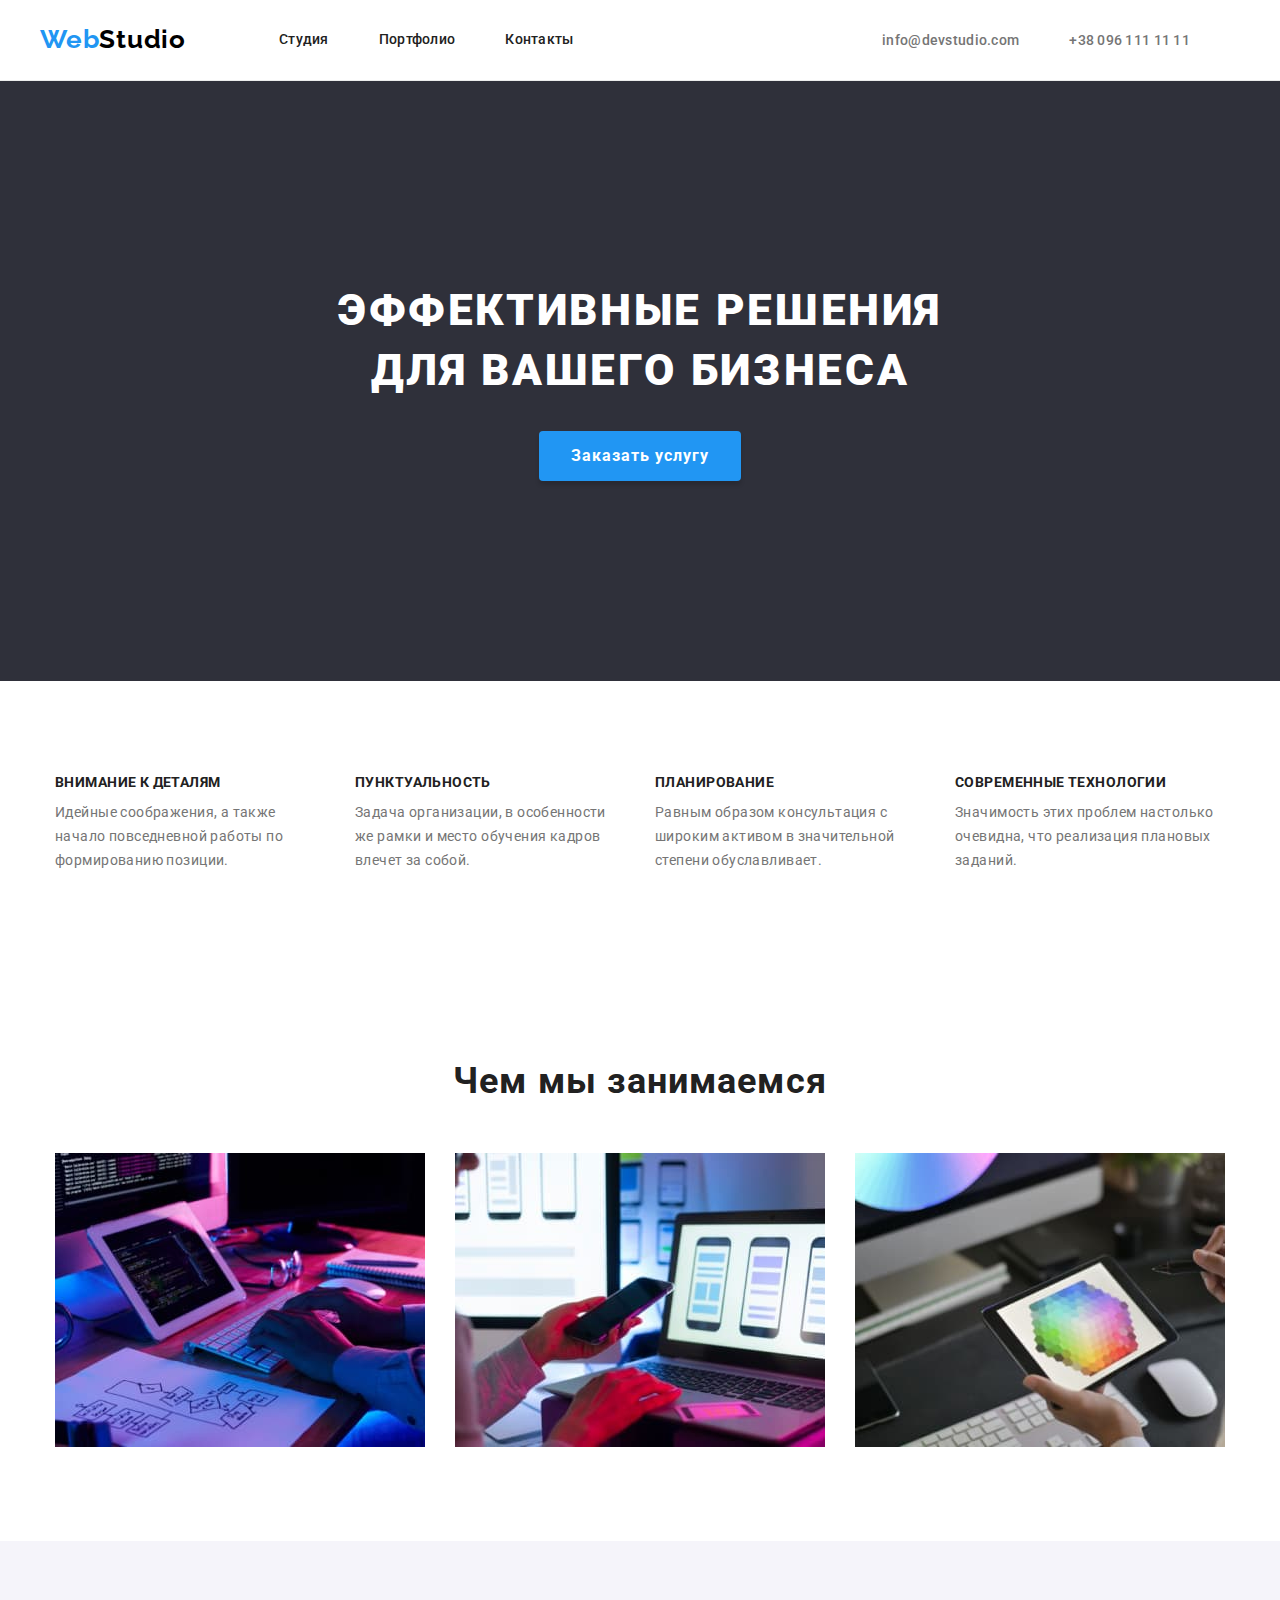
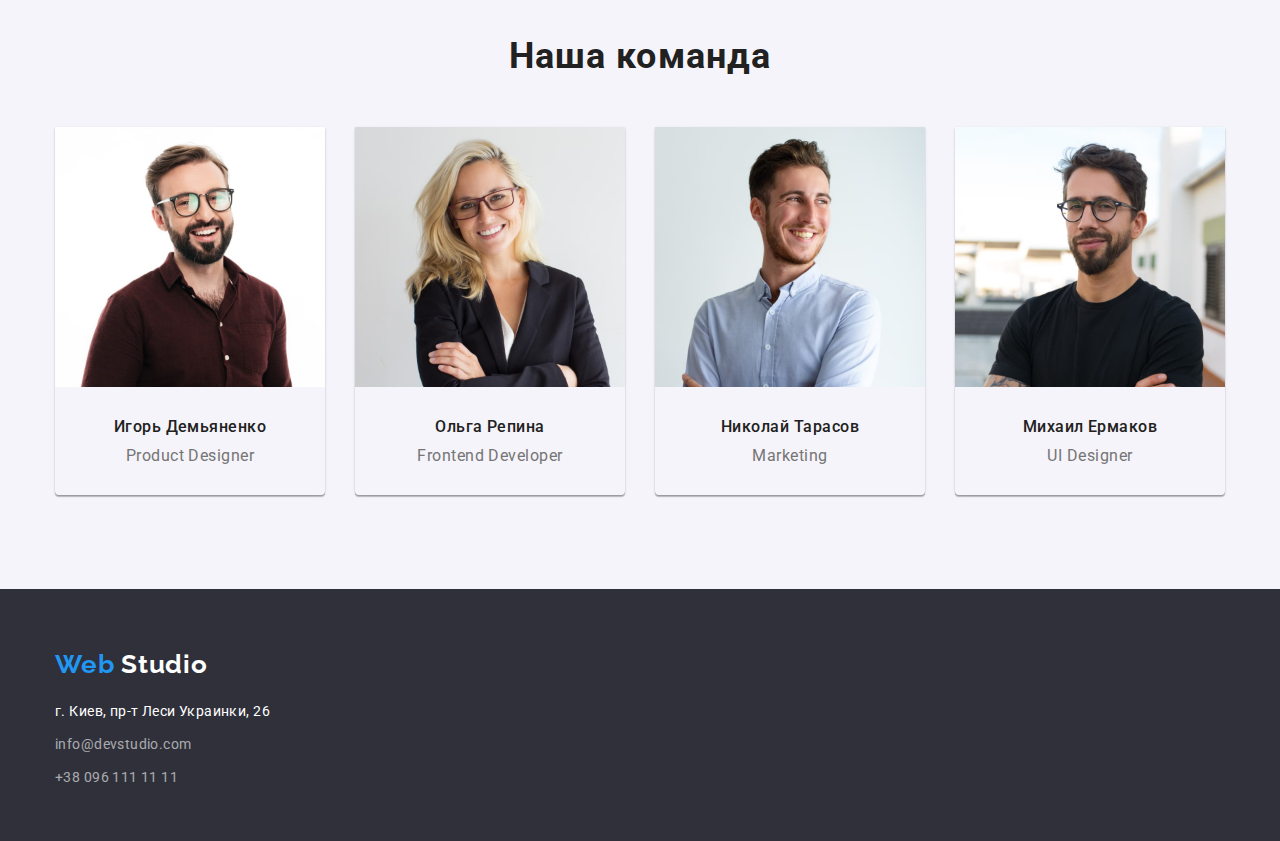
<file: index.html>
<!DOCTYPE html>
<html lang="ru">
<head>
    <meta charset="UTF-8">
    <meta http-equiv="X-UA-Compatible" content="IE=edge">
    <meta name="viewport" content="width=device-width, initial-scale=1.0">
    <title lang="en">WebStudio</title>
    <link rel="preconnect" href="https://fonts.googleapis.com">
    <link rel="preconnect" href="https://fonts.gstatic.com" crossorigin>
    <link
      href="https://fonts.googleapis.com/css2?family=Montserrat:wght@400;500;600&family=Roboto:wght@400;500;700;900&display=swap"
      rel="stylesheet">
      <link rel="preconnect" href="https://fonts.googleapis.com">
      <link rel="preconnect" href="https://fonts.gstatic.com" crossorigin>
      <link
        href="https://fonts.googleapis.com/css2?family=Montserrat:wght@400;500;600&family=Raleway:wght@700&family=Roboto:wght@400;500;700;900&display=swap"
        rel="stylesheet">
        <link rel="stylesheet" href="https://cdn.jsdelivr.net/npm/modern-normalize@1.1.0/modern-normalize.min.css">
    <link rel="stylesheet" href="./css/styles.css">
</head>
<body>
        <!-- шапка -->
        <header class="page-header"> 
          <div class="page-header-container">
          
            <nav class="page-nav">
              <a href="./index.html" class="logo" lang="en">
                <span class="logo-lab">Web</span>Studio</a>
              <ul class="items">
               <li class="menu-items">  
                <a href="./index.html" class="link">Студия</a>
               </li>
                <li class="menu-items">
                 <a href="./portfolio.html" class="link">Портфолио</a> 
                </li>
                <li class="menu-items">
                 <a href="#" class="link">Контакты</a>
                </li>
              </ul>
            </nav>
                                   
            <ul class="items">
                <li>
                  <a href="mailto:info@devstudio.com" class="link-item" lang="en">info@devstudio.com</a>  
                </li>
                <li><a href="tel:+380961111111" class="link-item">+38 096 111 11 11</a></li>
            </ul>
          </div>
             
        </header>
    
    <main>  
        <!-- головна фраза-->
       <section class="main">
        <div class="container">  
         <h1 class="title">Эффективные решения для вашего бизнеса</h1>
         <button type="button" class="button">Заказать услугу</button>
        </div>
        </section>

        <!--переваги-->
        <section class="section">
          <div class="container">
            <ul class="items">
                <li class="list-item">
                 <h3 class="subtitle">Внимание к деталям</h3>
                 <p class="text">Идейные соображения, а также начало повседневной работы по формированию позиции.</p>
                </li>
             

               <li class="list-item">
                 <h3 class="subtitle">Пунктуальность</h3>
                 <p class="text">Задача организации, в особенности же рамки и место обучения кадров влечет за собой.</p>
               </li> 

               <li class="list-item">
                 <h3 class="subtitle">Планирование</h3>
                 <p class="text">Равным образом консультация с широким активом в значительной степени обуславливает.</p>
               </li> 

                <li class="list-item">
                 <h3 class="subtitle">Современные технологии</h3>
                 <p class="text">Значимость этих проблем настолько очевидна, что реализация плановых заданий.</p>
                </li>
            </ul> 
          </div>
            
        </section>
        <!--чим займаэмося-->
        <section class="section">  
          
          <div class="container-work">
           <h2 class="dsr">Чем мы занимаемся</h2> 
           <ul class="items-work">
             <li class="work-list">
              <img src="./images/box1.jpg" alt="робочий процес" max-width=100%, height=auto>
             </li>
             <li class="work-list">
              <img src="./images/box2.jpg" alt="робочий процес" max-width=100%, height=auto>
             </li>
             <li class="work-list">
              <img src="./images/box3.jpg" alt="робочий процес" max-width=100%, height=auto>
             </li>
           </ul>
          </div>
          
        </section>

        <!--персонал-->
        <section class="section staff-container">   
          <div class="container-staff">
            <h2 class="dsr">Наша команда</h2>
             <ul class="items-staff">
                <li class="staff-border-box">
                 <img src="./images/igordemyanenko.jpg" alt="Игорь Демьяненко" width="270" height="260">
                 <div class="staff-box">
                   <h3 class="staff-name">Игорь Демьяненко</h3>
                   <p lang="en" class="staff-position">Product Designer</p>
                 </div>
                </li> 

               <li class="staff-border-box">
                 <img src="./images/olgarepina.jpg" alt="Ольга Репина" width="270" height="260">
                <div class="staff-box">
                 <h3 class="staff-name">Ольга Репина</h3>
                 <p lang="en" class="staff-position">Frontend Developer</p>
                 </div>
               </li>

               <li class="staff-border-box">
                 <img src="./images/nikolaitarasov.jpg" alt="Николай Тарасов" width="270" height="260">
                <div class="staff-box">
                 <h3 class="staff-name">Николай Тарасов</h3>
                 <p lang="en" class="staff-position">Marketing</p>
                 </div>
                </li> 

                <li class="staff-border-box">
                 <img src="./images/mikhailermakov.jpg" alt="Михаил Ермаков" width="270" height="260">
                <div class="staff-box">
                 <h3 class="staff-name">Михаил Ермаков</h3>
                 <p lang="en" class="staff-position">UI Designer</p>
                 </div>
                </li>
             </ul> 
          </div>

        </section>
    </main>
        <!--контактна ынфа-->
    <footer class="footer">
      <div class="footer-logo">
        <a href="./index.html" lang="en" class="logo-footer">
          <span class="logo-lab">Web</span>
          <span class="logo-lab-footer">Studio</span>
        </a>
                       
        <address class="content"> 
           <ul class="items-footer">
             <li class="link-footer">г. Киев, пр-т Леси Украинки, 26</li>
         
             <li class="link-footer">
                <a href="mailto:info@devstudio.com" lang="en" class="link-item-footer">info@devstudio.com</a>
             </li>
                   
             <li class="link-footer">
                <a href="tel:+380961111111" class="link-item-footer">+38 096 111 11 11</a>
             </li>
               
            </ul>        
          </address>
      </div>
     
    </footer>
    
</body>

</html>
</file>
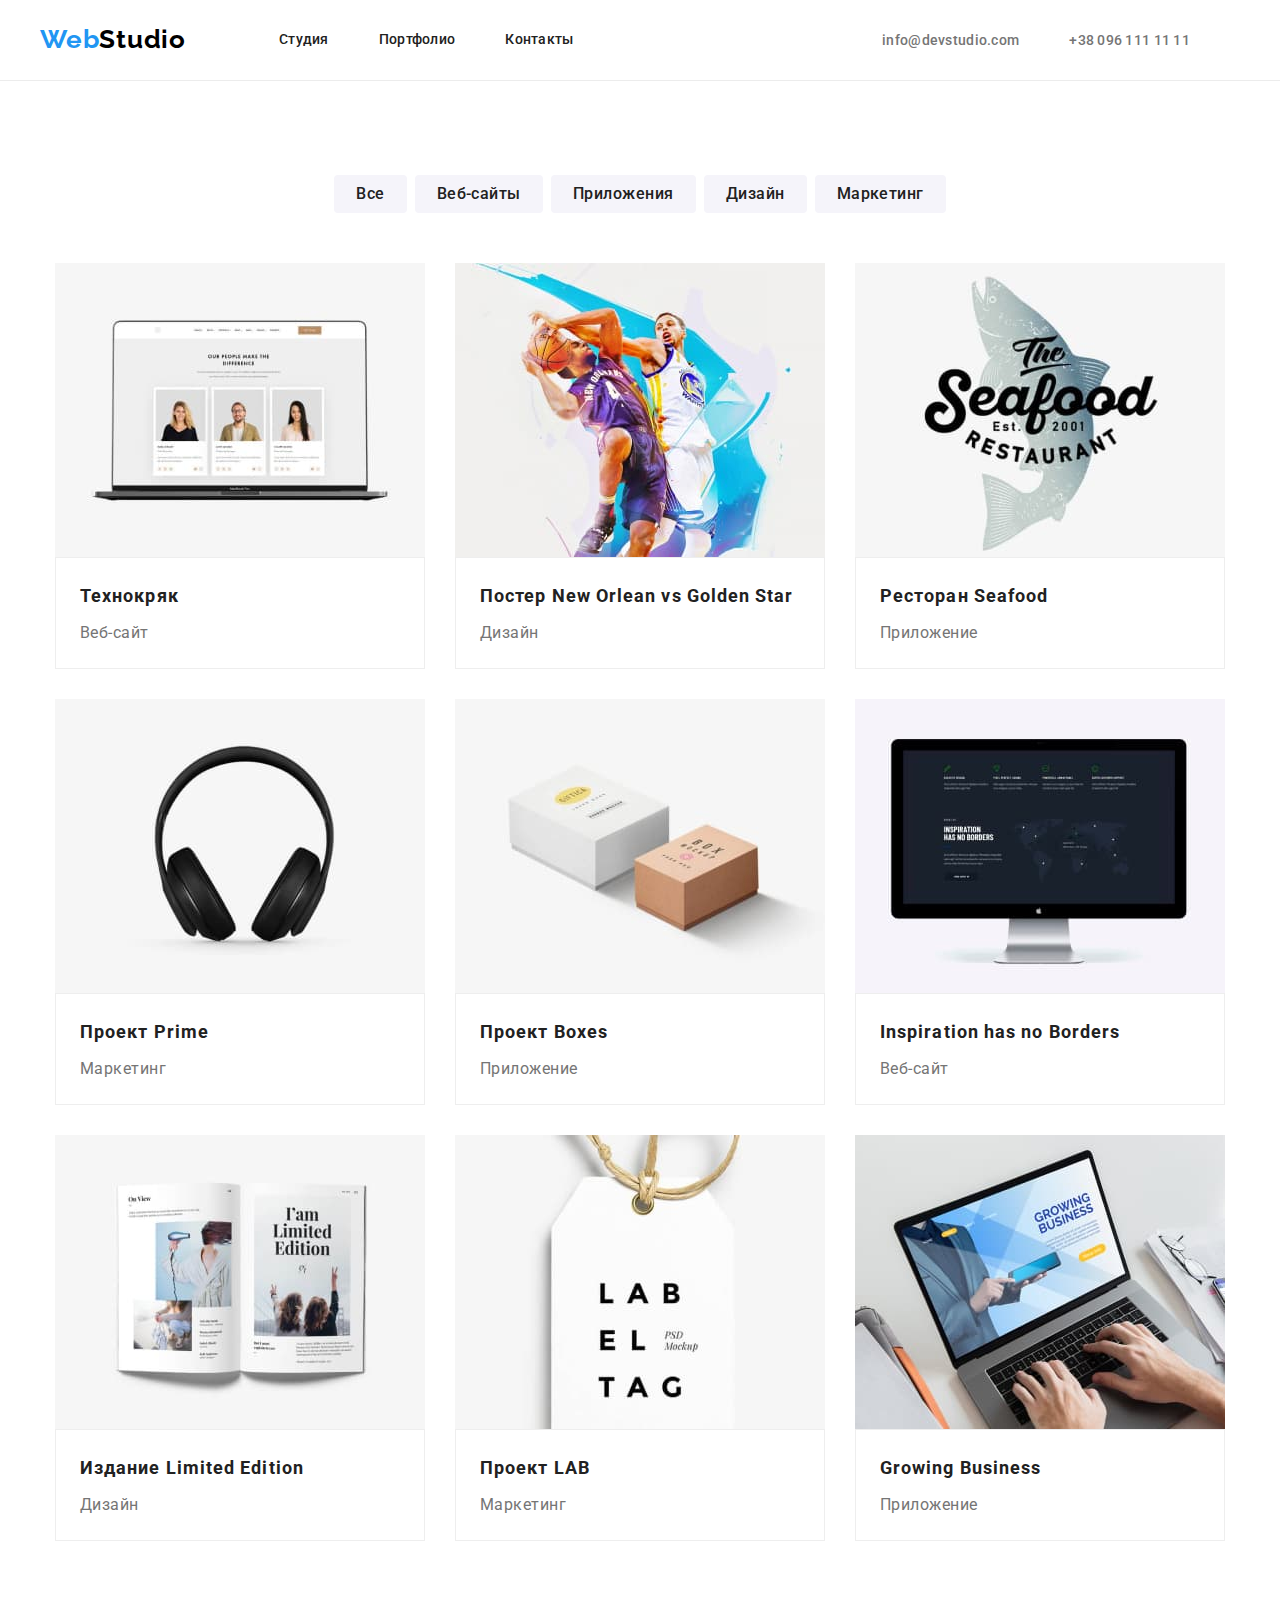
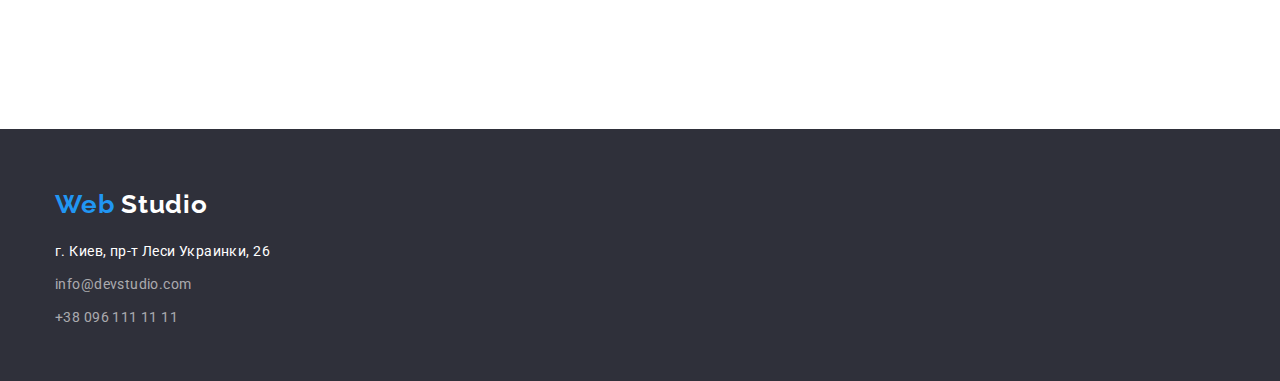
<file: portfolio.html>
<!DOCTYPE html>
<html lang="ru">

<head>
    <meta charset="UTF-8">
    <meta http-equiv="X-UA-Compatible" content="IE=edge">
    <meta name="viewport" content="width=device-width, initial-scale=1.0">
    <title>портфолио</title>
    <link rel="preconnect" href="https://fonts.googleapis.com">
    <link rel="preconnect" href="https://fonts.gstatic.com" crossorigin>
    <link
        href="https://fonts.googleapis.com/css2?family=Montserrat:wght@400;500;600&family=Roboto:wght@400;500;700;900&display=swap"
        rel="stylesheet">
        <link rel="preconnect" href="https://fonts.googleapis.com">
        <link rel="preconnect" href="https://fonts.gstatic.com" crossorigin>
        <link
            href="https://fonts.googleapis.com/css2?family=Montserrat:wght@400;500;600&family=Raleway:wght@700&family=Roboto:wght@400;500;700;900&display=swap"
            rel="stylesheet">
            <link rel="stylesheet" href="https://cdn.jsdelivr.net/npm/modern-normalize@1.1.0/modern-normalize.min.css">
    <link rel="stylesheet" href="./css/styles.css">
</head>

<body>
    <!-- шапка портфолио -->
    <header class="page-header">
        <div class="page-header-container">

            <nav class="page-nav">
              <a href="./portfolio.html" lang="en" class="logo"> <span class="logo-lab">Web</span>Studio</a>
             <ul class="items">
                <li class="menu-items">
                    <a href="./index.html" class="link">Студия</a>
                </li>
                <li class="menu-items">
                    <a href="./portfolio.html" class="link">Портфолио</a>
                </li>
                <li class="menu-items">
                    <a href="#" class="link">Контакты</a>
                </li>
             </ul>
            </nav>
         <ul class="items">
            <li>
                <a href="mailto:info@devstudio.com" lang="en" class="link-item">info@devstudio.com</a>
            </li>
            <li><a href="tel:+380961111111" class="link-item">+38 096 111 11 11</a></li>
         </ul>

        </div>

    </header>

    <main>
        <!--кнопки посилання-->
        <section class="section">
            <div class="buttons-container">
                <ul class="items-buttons">
                    <li>
                        <button type="button" class="buttons">Все</button>
                    </li>
                    <li>
                        <button type="button" class="buttons">Веб-сайты</button>
                    </li>
                    <li>
                        <button type="button" class="buttons">Приложения</button>
                    </li>
                    <li>
                        <button type="button" class="buttons">Дизайн</button>
                    </li>
                    <li>
                        <button type="button" class="buttons">Маркетинг</button>
                    </li>
                
                </ul>
                        
               <!--список видов работ-->
                           
             <ul class="items-portfolio">
                <li>
                    <img src="./images/technokriak.jpg" alt="ноутбук" max-width="100%" height="auto">
                    <div class="items-text-border">
                     <h3 class="text-dcr">Технокряк</h3>
                     <p class="text-dcr-name">Веб-сайт</p>
                    </div>
                </li>

                <li>
                    <img src="./images/poster.jpg" alt="постер" max-width="100%" height="auto">
                    <div class="items-text-border">
                      <h3 class="text-dcr">Постер New Orlean vs Golden Star</h3>
                      <p class="text-dcr-name">Дизайн</p>
                    </div>
                </li>

                <li>
                    <img src="./images/seafood.jpg" alt="ресторан" max-width="100%" height="auto">
                    <div class="items-text-border">
                      <h3 class="text-dcr">Ресторан Seafood</h3>
                      <p class="text-dcr-name">Приложение</p>
                    </div>
                </li>

                <li>
                    <img src="./images/prime.jpg" alt="навушники" max-width="100%" height="auto">
                    <div class="items-text-border">
                      <h3 class="text-dcr">Проект Prime</h3>
                      <p class="text-dcr-name">Маркетинг</p>
                    </div>
                </li>

                <li>
                    <img src="./images/projectbox.jpg" alt="коробки" max-width="100%" height="auto">
                    <div class="items-text-border">
                      <h3 class="text-dcr">Проект Boxes</h3>
                      <p class="text-dcr-name">Приложение</p>
                    </div>
                </li>

                <li>
                    <img src="./images/inspiration.jpg" alt="монитор" max-width="100%" height="auto">
                    <div class="items-text-border">
                      <h3 lang="en" class="text-dcr">Inspiration has no Borders</h3>
                      <p class="text-dcr-name">Веб-сайт</p>
                    </div>
                </li>

                <li>
                    <img src="./images/limitededition.jpg" alt="журнал" max-width="100%" height="auto">
                    <div class="items-text-border">
                      <h3 class="text-dcr">Издание Limited Edition</h3>
                      <p class="text-dcr-name">Дизайн</p>
                    </div>
                </li>

                <li>
                    <img src="./images/lab.jpg" alt="бирка" max-width="100%" height="auto">
                    <div class="items-text-border">
                      <h3 class="text-dcr">Проект LAB</h3>
                      <p class="text-dcr-name">Маркетинг</p>
                    </div>
                </li>

                <li>
                    <img src="./images/growingbusiness.jpg" alt="работа за ноутбуком" max-width="100%" height="auto">
                    <div class="items-text-border">
                      <h3 lang="en" class="text-dcr">Growing Business</h3>
                      <p class="text-dcr-name">Приложение</p>
                    </div>
                </li>
             </ul>
            </div>

        </section>
    </main>
    <!--контактна ынфа-->
    <footer class="footer conteiner">
        <div class="footer-logo">
                            
            <a href="./portfolio.html" lang="en" class="logo">
                <span class="logo-lab">Web</span> 
                <span class="logo-lab-footer">Studio</span>
            </a>
             
            <address class="content">
            
                <ul class="items-footer">
                   <li class="link-footer">г. Киев, пр-т Леси Украинки, 26</li> 
                   <li class="link-footer"> 
                      <a href="mailto:info@devstudio.com" lang="en" class="link-item-footer">info@devstudio.com</a>
                    </li>
                   <li class="link-footer"> 
                       <a href="tel:+380961111111" class="link-item-footer">+38 096 111 11 11</a>
                   </li>
                                     
                </ul>
                         
            </address>
        </div>



    </footer>

</body>

</html>
</file>
<file: css/styles.css>
h1,
h2,
h3,
p{
 margin-top: 0;
 margin-bottom: 0;
}

ul{
 margin-top: 0;
 margin-bottom: 0;
 padding-left: 0;
 }

img{
 display: block;
}

button{
 cursor: pointer;
}

body{
    background: #FFFFFF;
    font-family: 'Roboto', sans-serif;
        
}

.staff-container{
 background-color: #F5F4FA;
}
/* <Закголовок хедера */
.page-header{
  border-bottom: 1px solid #ECECEC;
}

.page-header-container{
    display: flex;
    
    width: 1200px;
    margin-left: auto;
    margin-right: auto;
        
}

.page-nav{
    display: flex;
        
}

.logo{
    margin-right: 93px;
    padding-top: 24px;
    padding-bottom: 25px;

    font-family: 'Raleway';
    font-weight: 700;
    font-size: 26px;
    line-height: 1.19;
    letter-spacing: 0.03em;
    color: #000000;
    text-decoration: none;
}

.logo-lab{
    font-family: 'Raleway';
    font-weight: 700;
    font-size: 26px;
    line-height: 1.19;
    letter-spacing: 0.03em;
    color: #2196F3;
    text-decoration: none;

}

.link{
    display: block;

    font-weight: 500;
    font-size: 14px;
    line-height: 1.14;
    letter-spacing: 0.02em;
    color: #212121;
    text-decoration: none;
    padding: 32px 0;
    
}

.link-item{
    font-weight: 500;
    font-size: 14px;
    line-height: 1.14;
    letter-spacing: 0.02em;
    color: #757575;
    text-decoration: none;
    margin-left: auto;
    margin-right: 50px;
}

.link:hover,
.link-item:hover,
.link:focus,
.link-item:focus{
    font-weight: 500;
    font-size: 14px;
    line-height: 1.14;
    letter-spacing: 0.02em;
    color: #2196F3;

}

.link-item-footer:hover,
.link-item-footer:focus{
    font-weight: 400;
    font-size: 14px;
    line-height: 1.71;
    letter-spacing: 0.03em;
    color: #2196F3;
    text-decoration: none;
}

.items{
    display: flex;
    align-items: center;
        
    margin-left: auto;
    list-style: none;
}

.list-item{
    width: 270px;
    margin-left: 30px;
}

.list-item:first-child{
    margin-left: 0;
}

.menu-items:not(:last-child){
    margin-right: 50px;
}

/* основна з секціями */

.container {
    display: flex;
    flex-wrap: wrap;
    flex-direction: column;
    align-items: center;
    width: 1200px;
    margin-left: auto;
    margin-right: auto;
    padding-left: 15px;
    padding-right: 15px;
    

}
.container-work{
    width: 1200px;
    margin-left: auto;
    margin-right: auto;
    padding-left: 15px;
    padding-right: 15px;
    
}

.container-staff{
    display: flex;
    flex-direction: column;

    width: 1200px;
    margin-left: auto;
    margin-right: auto;
    padding-left: 15px;
    padding-right: 15px;
    
}

.items-staff{
    display: flex;
    justify-content: center;
 
    gap: 30px;
    
    list-style: none;

}

.main{
    padding: 200px 0;
    text-align: center;
    background: #2F303A;
}

.section{
    padding-top: 94px;
    padding-bottom: 94px;
    
}


.title{
    width: 696px;
    margin: 0 auto;
    font-weight: 900;
    font-size: 44px;
    line-height: 1.36;
    letter-spacing: 0.06em;
    text-transform: uppercase;
    color: #FFFFFF;
    text-align: center;
    
}

.button{
   padding-top: 10px;
   padding-bottom: 10px;
   border: none;
   padding-left: 32px;
   padding-right: 32px;
   margin-top: 30px;
   font-weight: 700;
   font-size: 16px;
   line-height: 1.88;
   letter-spacing: 0.06em;
   color: #FFFFFF;
   background: #2196F3;
   box-shadow: 0px 4px 4px rgba(0, 0, 0, 0.15);
   border-radius: 4px;
}

.button:hover,
.button:focus{
    background: #188CE8;
    box-shadow: 0px 4px 4px rgba(0, 0, 0, 0.15);
    border-radius: 4px;

}

.subtitle{
    margin-bottom: 10px;
    font-weight: 700;
    font-size: 14px;
    line-height: 1.14;
    letter-spacing: 0.03em;
    text-transform: uppercase;
    color: #212121;
    margin-bottom: 10px;
}

.text{
    text-align: start;
    font-weight: 400;
    font-size: 14px;
    line-height: 1.71;
    letter-spacing: 0.03em;
    color: #757575;
}

.dsr{
    text-align: center;
    margin-bottom: 50px;
    font-weight: 700;
    font-size: 36px;
    line-height: 1.17;
    letter-spacing: 0.03em;
    color: #212121;
}

.items-work{
    display: flex;
    justify-content: center;
    text-decoration: none;
    list-style: none;
    
}

.work-list{
    margin-left: 30px;
}
.work-list:first-child{
    margin-left: 0;
}

.staff-border-box{
    box-shadow: 0px 1px 3px rgba(0, 0, 0, 0.12), 0px 1px 1px rgba(0, 0, 0, 0.14), 0px 2px 1px rgba(0, 0, 0, 0.2);
    border-radius: 0px 0px 4px 4px;
}

.staff-box{
    padding-top: 30px;
    padding-bottom: 30px;
}
.staff-name{
    text-align: center;
    font-weight: 500;
    font-size: 16px;
    line-height: 1.19;
    letter-spacing: 0.03em;
    color: #212121;
}

.staff-position{
    margin-top: 10px;
    text-align: center;
    font-weight: 400;
    font-size: 16px;
    line-height: 1.19;
    letter-spacing: 0.03em;
    color: #757575;

}

/* Підвал */

.logo-footer{
        
    font-family: 'Raleway';
    font-weight: 700;
    font-size: 26px;
    line-height: 1.19;
    letter-spacing: 0.03em;
    color: #000000;
    text-decoration: none;
}

.logo-lab-footer {
    font-family: 'Raleway';
    font-style: normal;
    font-weight: 700;
    font-size: 26px;
    line-height: 1.19;
    letter-spacing: 0.03em;
    color: #FFFFFF;
    text-decoration: none;
}

.link-item-footer {
    font-family: 'Roboto';
    font-style: normal;
    font-weight: 400;
    font-size: 14px;
    line-height: 1.71;
    letter-spacing: 0.03em;
    color: rgba(255, 255, 255, 0.6);
    text-decoration: none;
    margin-top: 9px;

}

.footer{
    height: 252px;
    background: #2F303A;
    padding: 60px 0;
}

.footer-logo{
    
    width: 1200px;
    margin-left: auto;
    margin-right: auto;
    padding-left: 15px;
    padding-right: 15px;
    
    
}

.content{
    font-style: normal;
    font-weight: 400;
    font-size: 14px;
    line-height: 1.71;
    letter-spacing: 0.03em;
    color: #FFFFFF;
    margin-top: 20px;
}  

.items-footer{
    
    text-decoration: none;
    list-style: none;

} 

.link-footer{
    margin-bottom: 9px;
    text-decoration: none;
    list-style: none;
}
/* Портфоліо */
.buttons{
    
    font-family: 'Roboto';
    font-weight: 500;
    font-size: 16px;
    border: none;
    line-height: 1.63;
    padding: 6px 22px;
    letter-spacing: 0.03em;
    color: #212121;
    background: #F5F4FA;
    border-radius: 4px;

}
.buttons-container{
    display: flex;
    justify-content: center;
    flex-wrap: wrap;

    width: 1200px;
    margin-left: auto;
    margin-right: auto;
    padding-left: 15px;
    padding-right: 15px;
}

.items-buttons{
    display: flex;
    align-items: center;
    gap: 8px;
    margin-bottom: 50px;
    list-style: none;
  
}
    
.buttons:hover,
.buttons:focus {
    background: #2196F3;
    box-shadow: 0px 3px 1px rgba(0, 0, 0, 0.1), 0px 1px 2px rgba(0, 0, 0, 0.08), 0px 2px 2px rgba(0, 0, 0, 0.12);
    border-radius: 4px;
    color: #FFFFFF;

}
.items-portfolio{
    display: flex;
    flex-wrap: wrap;
    
    gap: 30px;
    margin-left: auto;
    padding-bottom: 94px;
    list-style: none;
}

.text-dcr{

    font-weight: 700;
    font-size: 18px;
    line-height: 2;
    letter-spacing: 0.06em;
    color: #212121;
    

}

.text-dcr-name{
    margin-top: 4px;
    font-weight: 400;
    font-size: 16px;
    line-height: 1.88;
    letter-spacing: 0.03em;
    color: #757575;
    letter-spacing: 0.03em;
      
}

.work-container{
    display: flex;
    flex-wrap: wrap;
    display: flex;

    width: 1200px;
    margin-left: auto;
    margin-right: auto;
    padding-left: 15px;
    padding-right: 15px;
    padding-bottom: 94px;
}

.items-text-border{
    padding: 20px 24px 20px 24px;
    border: 1px solid #EEEEEE;
}
</file>
